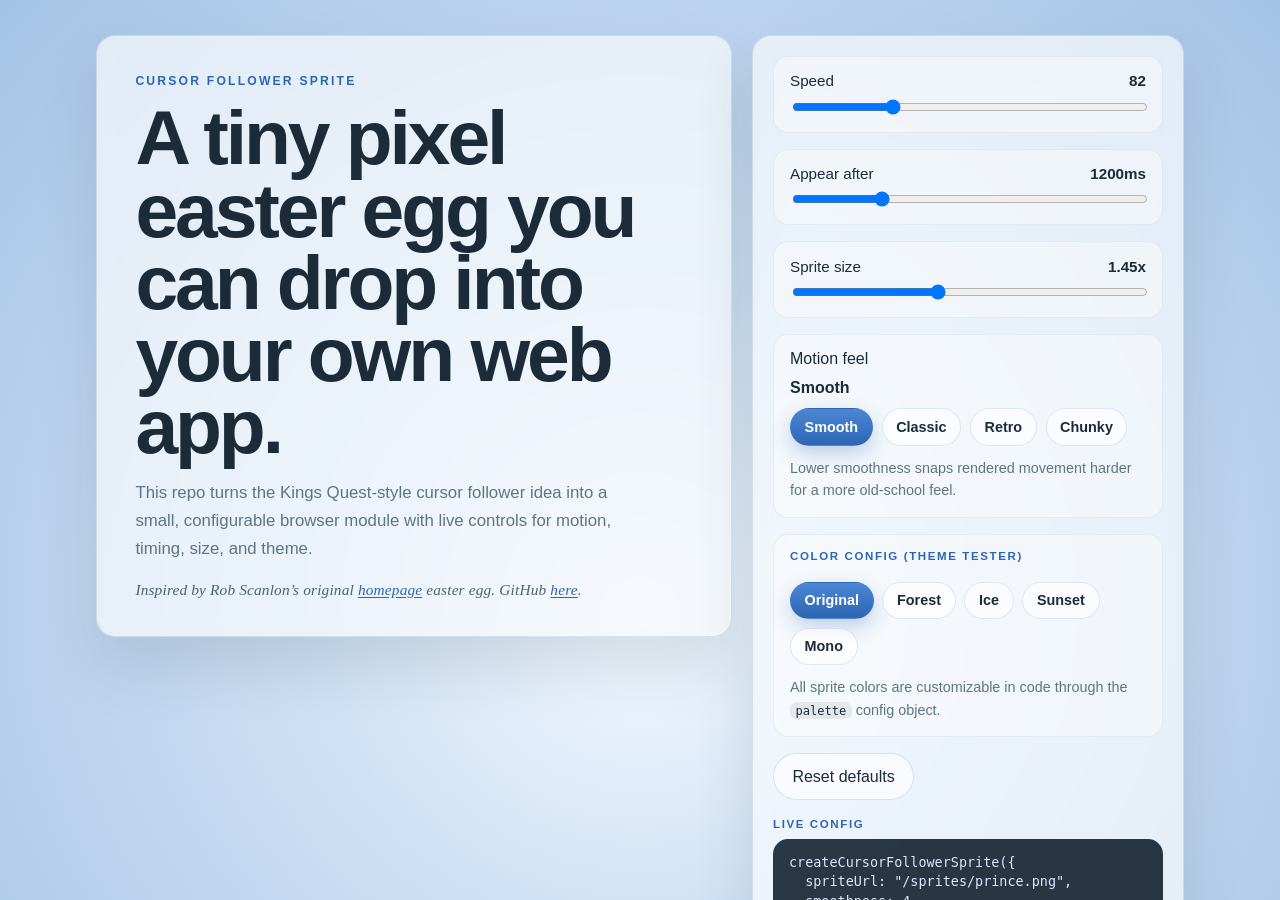
<file: index.html>
<!doctype html>
<html lang="en">
  <head>
    <meta charset="utf-8" />
    <meta http-equiv="refresh" content="0; url=./demo/?v=20260330-5" />
    <meta name="viewport" content="width=device-width, initial-scale=1" />
    <title>Cursor Follower Sprite</title>
  </head>
  <body>
    <p><a href="./demo/?v=20260330-5">Open the demo</a></p>
  </body>
</html>
</file>
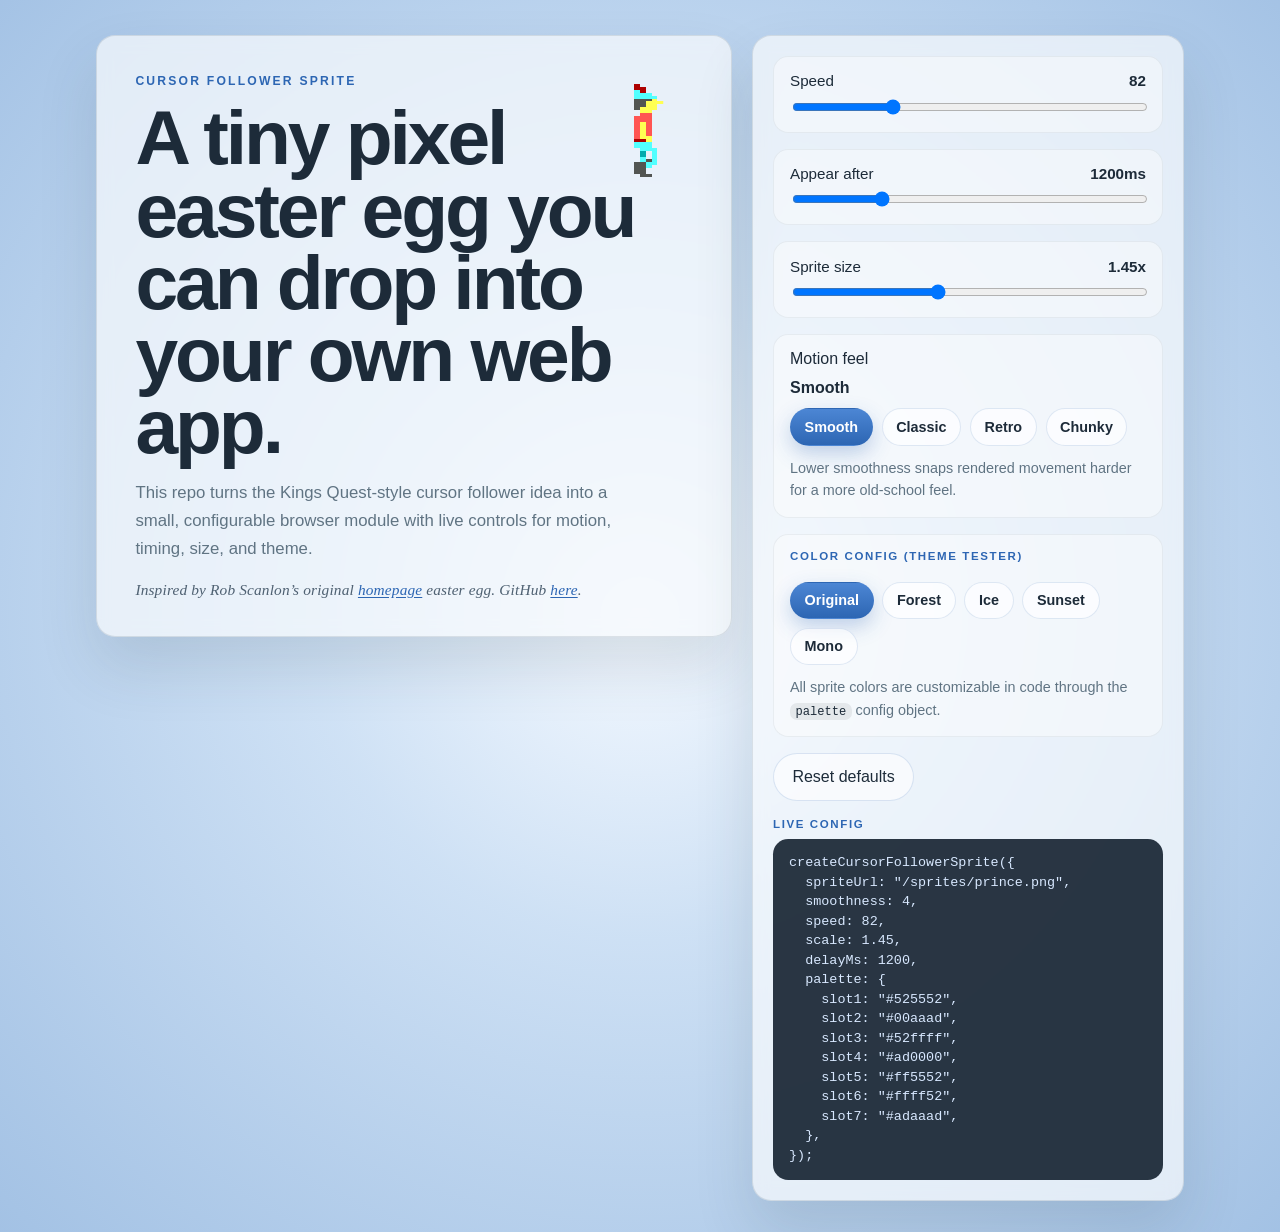
<file: demo/index.html>
<!doctype html>
<html lang="en">
  <head>
    <meta charset="utf-8" />
    <meta name="viewport" content="width=device-width, initial-scale=1" />
    <title>Cursor Follower Sprite</title>
    <link rel="stylesheet" href="./styles.css?v=20260330-5" />
  </head>
  <body>
    <main class="page">
      <section class="hero">
        <p class="eyebrow">Cursor Follower Sprite</p>
        <h1>A tiny pixel easter egg you can drop into your own web app.</h1>
        <p class="lede">
          This repo turns the Kings Quest-style cursor follower idea into a small,
          configurable browser module with live controls for motion, timing, size, and theme.
        </p>
        <p class="inspiration">
          Inspired by Rob Scanlon’s original
          <a href="https://www.robscanlon.com/" target="_blank" rel="noreferrer">homepage</a>
          easter egg. GitHub
          <a href="https://github.com/arscan" target="_blank" rel="noreferrer">here</a>.
        </p>
      </section>

      <aside class="config-card">
        <form class="controls" data-config-form>
          <label class="field" for="speed">
            <span>Speed</span>
            <strong data-speed-value>82</strong>
            <input id="speed" name="speed" type="range" min="30" max="220" step="1" value="82" />
          </label>

          <label class="field" for="delayMs">
            <span>Appear after</span>
            <strong data-delay-value>1200ms</strong>
            <input id="delayMs" name="delayMs" type="range" min="0" max="5000" step="100" value="1200" />
          </label>

          <label class="field" for="scale">
            <span>Sprite size</span>
            <strong data-scale-value>1.45x</strong>
            <input id="scale" name="scale" type="range" min="0.8" max="2.4" step="0.05" value="1.45" />
          </label>

          <section class="palette-section">
            <span>Motion feel</span>
            <strong data-smoothness-value>Smooth</strong>
            <div class="preset-grid" data-smoothness-presets></div>
            <p class="palette-note">
              Lower smoothness snaps rendered movement harder for a more old-school feel.
            </p>
          </section>

          <section class="palette-section">
            <p class="mini-label">Color config (theme tester)</p>
            <div class="preset-grid" data-palette-presets></div>
            <p class="palette-note">
              All sprite colors are customizable in code through the
              <code>palette</code> config object.
            </p>
          </section>

          <div class="control-actions">
            <button class="button button-primary" type="reset">Reset defaults</button>
          </div>
        </form>
        <div class="actions">
          <p class="mini-label">Live config</p>
          <pre class="code-preview" data-code-preview></pre>
        </div>
      </aside>
    </main>

    <script type="module" src="./demo.js?v=20260330-5"></script>
  </body>
</html>
</file>
<file: demo/styles.css>
:root {
  color-scheme: light;
  --paper: #d7e6f7;
  --paper-deep: #b9d0ea;
  --ink: #1d2b39;
  --muted: #607483;
  --accent: #2d66b3;
  --border: rgba(57, 79, 97, 0.14);
  --shadow: rgba(43, 62, 77, 0.14);
  --panel: rgba(247, 250, 253, 0.72);
}

* {
  box-sizing: border-box;
}

body {
  margin: 0;
  min-height: 100vh;
  overflow: auto;
  font-family: "Helvetica Neue", Helvetica, Arial, sans-serif;
  color: var(--ink);
  background:
    radial-gradient(circle at center, rgba(244, 249, 255, 0.96) 0%, rgba(206, 225, 245, 0.84) 36%, rgba(162, 193, 228, 0.96) 100%),
    linear-gradient(180deg, #dfeefe 0%, var(--paper) 58%, var(--paper-deep) 100%);
}

.page {
  min-height: 100vh;
  display: grid;
  width: min(100%, 72rem);
  margin: 0 auto;
  grid-template-columns: minmax(0, 1fr) minmax(22rem, 27rem);
  align-items: start;
  justify-content: center;
  gap: 1.25rem;
  padding: 2.2rem 2rem 2rem;
}

.hero {
  width: 100%;
  padding: 2.35rem 2.4rem 2.1rem;
  background: var(--panel);
  border: 1px solid var(--border);
  border-radius: 1.2rem;
  box-shadow: 0 30px 60px var(--shadow);
  backdrop-filter: blur(8px);
  justify-self: stretch;
}

.config-card {
  width: 100%;
  padding: 1.25rem;
  background: var(--panel);
  border: 1px solid var(--border);
  border-radius: 1.2rem;
  box-shadow: 0 30px 60px var(--shadow);
  backdrop-filter: blur(8px);
  justify-self: stretch;
}

.eyebrow {
  margin: 0 0 0.85rem;
  font-size: 0.76rem;
  font-weight: 700;
  letter-spacing: 0.18em;
  text-transform: uppercase;
  color: var(--accent);
}

h1 {
  margin: 0;
  max-width: 12ch;
  font-size: clamp(3rem, 6vw, 4.8rem);
  line-height: 0.94;
  letter-spacing: -0.04em;
}

.lede {
  max-width: 31rem;
  margin: 1.05rem 0 0;
  font-size: 1.05rem;
  line-height: 1.65;
  color: var(--muted);
}

.inspiration {
  margin: 1rem 0 0;
  font-family: Georgia, "Times New Roman", serif;
  font-size: 0.96rem;
  font-style: italic;
  line-height: 1.6;
  letter-spacing: 0.01em;
  color: #4f6172;
}

.inspiration a {
  color: var(--accent);
  font-weight: 500;
  text-underline-offset: 0.16em;
}

.controls {
  display: grid;
  gap: 1rem;
}

.palette-section {
  display: grid;
  gap: 0.7rem;
  padding: 0.95rem 1rem;
  background: rgba(255, 255, 255, 0.42);
  border: 1px solid rgba(57, 79, 97, 0.08);
  border-radius: 0.95rem;
}

.palette-note {
  margin: 0;
  font-size: 0.9rem;
  line-height: 1.55;
  color: var(--muted);
}

.palette-note code {
  padding: 0.12rem 0.34rem;
  border-radius: 0.45rem;
  background: rgba(20, 33, 47, 0.08);
  color: var(--ink);
  font-family: ui-monospace, SFMono-Regular, Menlo, Monaco, Consolas, monospace;
  font-size: 0.84em;
}

.preset-grid {
  display: flex;
  flex-wrap: wrap;
  gap: 0.55rem;
}

.preset-button {
  min-height: 2.25rem;
  padding: 0.6rem 0.85rem;
  border: 1px solid rgba(45, 102, 179, 0.14);
  border-radius: 999px;
  background: rgba(255, 255, 255, 0.62);
  color: var(--ink);
  font: inherit;
  font-size: 0.9rem;
  font-weight: 600;
  cursor: pointer;
  transition:
    background-color 120ms ease,
    border-color 120ms ease,
    color 120ms ease,
    box-shadow 120ms ease,
    transform 120ms ease;
}

.preset-button.is-active {
  color: #fff;
  background: linear-gradient(180deg, #4c86d4 0%, #2d66b3 100%);
  border-color: transparent;
  box-shadow: 0 8px 20px rgba(45, 102, 179, 0.28);
}

.preset-button:hover {
  transform: translateY(-1px);
}

.field {
  display: grid;
  grid-template-columns: 1fr auto;
  gap: 0.45rem 1rem;
  align-items: center;
  padding: 0.95rem 1rem;
  background: rgba(255, 255, 255, 0.42);
  border: 1px solid rgba(57, 79, 97, 0.08);
  border-radius: 0.95rem;
}

.field span,
.field strong {
  font-size: 0.95rem;
}

.field input {
  grid-column: 1 / -1;
  width: 100%;
}

.field select {
  grid-column: 1 / -1;
  width: 100%;
  min-height: 2.8rem;
  padding: 0.72rem 0.9rem;
  border: 1px solid rgba(57, 79, 97, 0.12);
  border-radius: 0.8rem;
  background: rgba(255, 255, 255, 0.82);
  color: var(--ink);
  font: inherit;
}


.control-actions {
  display: flex;
  flex-wrap: wrap;
  gap: 0.9rem;
  align-items: center;
}

.button,
.control-actions button {
  display: inline-flex;
  align-items: center;
  justify-content: center;
  min-height: 2.9rem;
  padding: 0.85rem 1.15rem;
  border: 1px solid rgba(45, 102, 179, 0.16);
  border-radius: 999px;
  color: var(--ink);
  background: rgba(255, 255, 255, 0.58);
  text-decoration: none;
  font-weight: 600;
  font: inherit;
  cursor: pointer;
}

.button-primary {
  color: #fff;
  background: linear-gradient(180deg, #4c86d4 0%, #2d66b3 100%);
  border-color: transparent;
}

.actions {
  margin-top: 1.1rem;
}

.mini-label {
  margin: 0 0 0.55rem;
  font-size: 0.72rem;
  font-weight: 700;
  letter-spacing: 0.14em;
  text-transform: uppercase;
  color: var(--accent);
}

.code-preview {
  margin: 0;
  padding: 0.9rem 1rem;
  overflow: auto;
  background: rgba(20, 33, 47, 0.9);
  border-radius: 0.95rem;
  color: #d8e8ff;
  font-family: ui-monospace, SFMono-Regular, Menlo, Monaco, Consolas, monospace;
  font-size: 0.84rem;
  line-height: 1.45;
  white-space: pre-wrap;
}

@media (max-width: 800px) {
  .page {
    width: 100%;
    grid-template-columns: 1fr;
    gap: 1rem;
    padding: 1.25rem;
  }

  .hero {
    padding: 2rem;
    width: 100%;
    justify-self: stretch;
  }

  .config-card {
    width: 100%;
    margin-top: 0;
    justify-self: stretch;
  }
}
</file>
